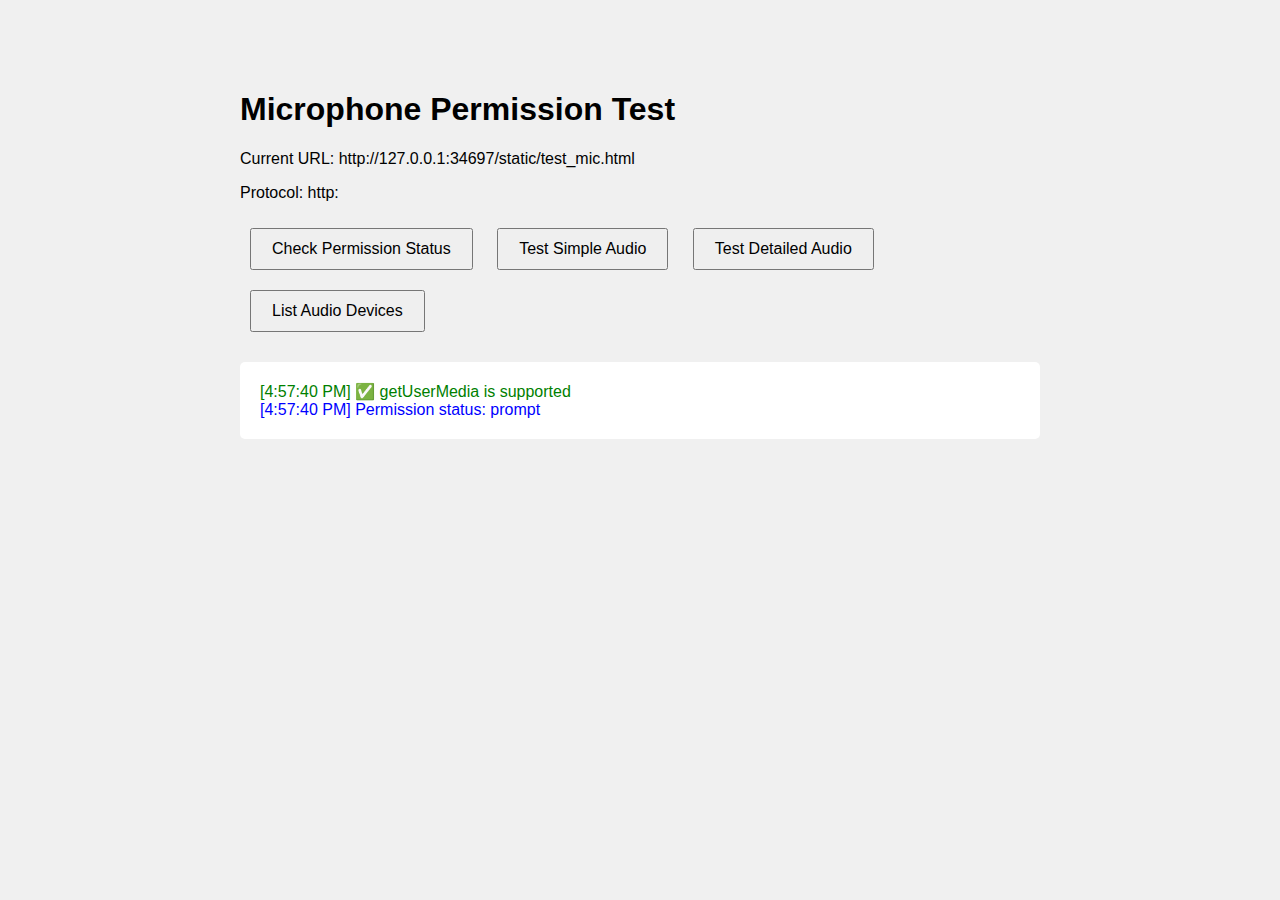
<file: static/test_mic.html>
<!DOCTYPE html>
<html>
<head>
    <title>Microphone Test</title>
    <style>
        body {
            font-family: Arial, sans-serif;
            max-width: 800px;
            margin: 50px auto;
            padding: 20px;
            background: #f0f0f0;
        }
        button {
            padding: 10px 20px;
            margin: 10px;
            font-size: 16px;
            cursor: pointer;
        }
        #status {
            margin: 20px 0;
            padding: 20px;
            background: white;
            border-radius: 5px;
            white-space: pre-wrap;
        }
        .success { color: green; }
        .error { color: red; }
        .info { color: blue; }
    </style>
</head>
<body>
    <h1>Microphone Permission Test</h1>
    <p>Current URL: <span id="url"></span></p>
    <p>Protocol: <span id="protocol"></span></p>
    
    <button onclick="checkPermission()">Check Permission Status</button>
    <button onclick="testSimpleAudio()">Test Simple Audio</button>
    <button onclick="testDetailedAudio()">Test Detailed Audio</button>
    <button onclick="listDevices()">List Audio Devices</button>
    
    <div id="status"></div>
    
    <script>
        // Display current URL info
        document.getElementById('url').textContent = window.location.href;
        document.getElementById('protocol').textContent = window.location.protocol;
        
        const status = document.getElementById('status');
        
        function log(message, type = 'info') {
            const timestamp = new Date().toLocaleTimeString();
            const className = type;
            status.innerHTML += `<div class="${className}">[${timestamp}] ${message}</div>`;
            console.log(`[${type}] ${message}`);
        }
        
        async function checkPermission() {
            try {
                if (!navigator.permissions) {
                    log('navigator.permissions not available', 'error');
                    return;
                }
                
                const result = await navigator.permissions.query({ name: 'microphone' });
                log(`Permission status: ${result.state}`, result.state === 'granted' ? 'success' : 'info');
                
                result.addEventListener('change', () => {
                    log(`Permission changed to: ${result.state}`, 'info');
                });
            } catch (error) {
                log(`Permission check error: ${error.message}`, 'error');
            }
        }
        
        async function testSimpleAudio() {
            try {
                log('Requesting microphone access...', 'info');
                
                const stream = await navigator.mediaDevices.getUserMedia({ audio: true });
                
                log('✅ Success! Microphone access granted', 'success');
                log(`Got ${stream.getAudioTracks().length} audio tracks`, 'success');
                
                // Stop the stream
                stream.getTracks().forEach(track => {
                    track.stop();
                    log(`Stopped track: ${track.label}`, 'info');
                });
                
            } catch (error) {
                log(`❌ Error: ${error.name} - ${error.message}`, 'error');
                
                if (error.name === 'NotAllowedError') {
                    log('User denied permission or browser blocked access', 'error');
                } else if (error.name === 'NotFoundError') {
                    log('No microphone found', 'error');
                } else if (error.name === 'NotReadableError') {
                    log('Microphone is already in use', 'error');
                } else if (error.name === 'OverconstrainedError') {
                    log('Constraints cannot be satisfied', 'error');
                }
            }
        }
        
        async function testDetailedAudio() {
            try {
                log('Testing with detailed constraints...', 'info');
                
                const constraints = {
                    audio: {
                        echoCancellation: { ideal: true },
                        noiseSuppression: { ideal: true },
                        autoGainControl: { ideal: true },
                        sampleRate: { ideal: 48000 }
                    }
                };
                
                const stream = await navigator.mediaDevices.getUserMedia(constraints);
                
                log('✅ Success with constraints!', 'success');
                
                const track = stream.getAudioTracks()[0];
                const settings = track.getSettings();
                log(`Settings: ${JSON.stringify(settings, null, 2)}`, 'info');
                
                // Test MediaRecorder
                try {
                    const recorder = new MediaRecorder(stream);
                    log('✅ MediaRecorder created successfully', 'success');
                    log(`Recorder state: ${recorder.state}`, 'info');
                    log(`MIME type: ${recorder.mimeType}`, 'info');
                } catch (recError) {
                    log(`MediaRecorder error: ${recError.message}`, 'error');
                }
                
                // Stop the stream
                stream.getTracks().forEach(track => track.stop());
                
            } catch (error) {
                log(`❌ Detailed test error: ${error.name} - ${error.message}`, 'error');
            }
        }
        
        async function listDevices() {
            try {
                const devices = await navigator.mediaDevices.enumerateDevices();
                
                const audioInputs = devices.filter(device => device.kind === 'audioinput');
                log(`Found ${audioInputs.length} audio input devices:`, 'info');
                
                audioInputs.forEach((device, index) => {
                    log(`  ${index + 1}. ${device.label || 'Unnamed device'} (${device.deviceId})`, 'info');
                });
                
                if (audioInputs.length === 0) {
                    log('⚠️ No audio input devices found!', 'error');
                }
                
            } catch (error) {
                log(`Device enumeration error: ${error.message}`, 'error');
            }
        }
        
        // Check browser compatibility
        if (!navigator.mediaDevices) {
            log('❌ navigator.mediaDevices not supported', 'error');
        } else if (!navigator.mediaDevices.getUserMedia) {
            log('❌ getUserMedia not supported', 'error');
        } else {
            log('✅ getUserMedia is supported', 'success');
        }
        
        // Auto-check permission on load
        checkPermission();
    </script>
</body>
</html>
</file>
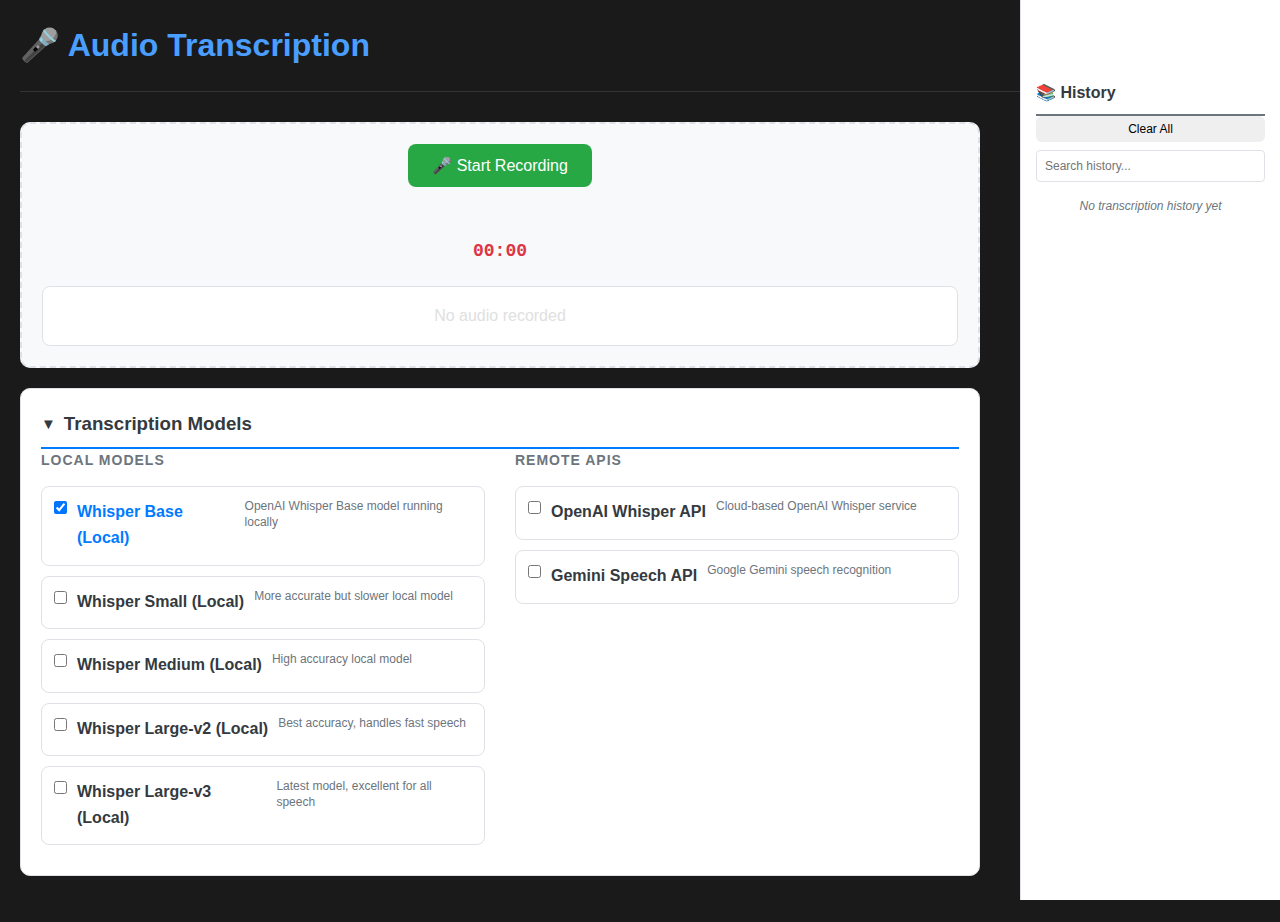
<file: static/transcription.html>
<!DOCTYPE html>
<html lang="en">
<head>
    <meta charset="UTF-8">
    <meta name="viewport" content="width=device-width, initial-scale=1.0">
    <title>Audio Transcription</title>
    <link rel="stylesheet" href="/static/style.css">
    <link rel="stylesheet" href="/static/transcription.css">
</head>
<body>
    <div class="container">
        <header>
            <h1>🎤 Audio Transcription</h1>
            <div class="header-controls">
                <a href="/" class="btn btn-secondary">← Back to Chat</a>
            </div>
        </header>

        <main class="transcription-main">
            <!-- Recording Section -->
            <div class="recording-section">
                <div id="httpsNotice" class="https-notice" style="display: none;">
                    <p><strong>⚠️ HTTPS Required:</strong> Microphone access requires a secure connection. Please:</p>
                    <ul>
                        <li>Run the server with <code>--https</code> flag, or</li>
                        <li>Access via <code>https://</code> instead of <code>http://</code></li>
                    </ul>
                </div>
                <div class="recording-controls">
                    <button id="recordBtn" class="btn btn-record">🎤 Start Recording</button>
                    <button id="cancelBtn" class="btn btn-secondary" style="display: none;">✖️ Cancel</button>
                    <button id="confirmBtn" class="btn btn-primary" style="display: none;">✅ Confirm & Transcribe</button>
                    <div id="recordingStatus" class="recording-status"></div>
                    <div id="recordingTime" class="recording-time">00:00</div>
                </div>
                
                <div id="audioPreview" class="audio-preview">
                    <p>No audio recorded</p>
                </div>
            </div>

            <!-- Model Selection Section -->
            <div class="model-selection">
                <h3 class="collapsible-header" onclick="toggleModelSelection()">
                    <span class="toggle-icon">▼</span> Transcription Models
                </h3>
                <div class="model-options collapsible-content" id="modelOptions">
                    <div class="model-group">
                        <h4>Local Models</h4>
                        <label class="model-option">
                            <input type="checkbox" name="transcription-model" value="whisper-base" checked>
                            <span class="model-name">Whisper Base (Local)</span>
                            <span class="model-desc">OpenAI Whisper Base model running locally</span>
                        </label>
                        <label class="model-option">
                            <input type="checkbox" name="transcription-model" value="whisper-small">
                            <span class="model-name">Whisper Small (Local)</span>
                            <span class="model-desc">More accurate but slower local model</span>
                        </label>
                        <label class="model-option">
                            <input type="checkbox" name="transcription-model" value="whisper-medium">
                            <span class="model-name">Whisper Medium (Local)</span>
                            <span class="model-desc">High accuracy local model</span>
                        </label>
                        <label class="model-option">
                            <input type="checkbox" name="transcription-model" value="whisper-large-v2">
                            <span class="model-name">Whisper Large-v2 (Local)</span>
                            <span class="model-desc">Best accuracy, handles fast speech</span>
                        </label>
                        <label class="model-option">
                            <input type="checkbox" name="transcription-model" value="whisper-large-v3">
                            <span class="model-name">Whisper Large-v3 (Local)</span>
                            <span class="model-desc">Latest model, excellent for all speech</span>
                        </label>
                    </div>
                    
                    <div class="model-group">
                        <h4>Remote APIs</h4>
                        <label class="model-option">
                            <input type="checkbox" name="transcription-model" value="openai-whisper">
                            <span class="model-name">OpenAI Whisper API</span>
                            <span class="model-desc">Cloud-based OpenAI Whisper service</span>
                        </label>
                        <label class="model-option">
                            <input type="checkbox" name="transcription-model" value="gemini-speech">
                            <span class="model-name">Gemini Speech API</span>
                            <span class="model-desc">Google Gemini speech recognition</span>
                        </label>
                    </div>
                </div>
            </div>

            <!-- Results Section -->
            <div id="resultsSection" class="results-section" style="display: none;">
                <h3>Transcription Results</h3>
                <div id="transcriptionResults" class="transcription-results"></div>
            </div>
        </main>

        <!-- History Sidebar -->
        <aside class="history-sidebar">
            <h3>📚 History</h3>
            <div class="history-controls">
                <button id="clearHistoryBtn" class="btn btn-danger btn-small">Clear All</button>
                <input type="text" id="historySearch" placeholder="Search history..." class="search-input">
            </div>
            <div id="historyList" class="history-list">
                <p class="no-history">No transcription history yet</p>
            </div>
        </aside>
    </div>

    <script src="/static/transcription.js"></script>
</body>
</html>
</file>
<file: static/transcription.css>
/* Transcription Page Specific Styles */

.transcription-main {
    display: flex;
    flex-direction: column;
    gap: 20px;
    margin-bottom: 20px;
    max-width: calc(100% - 280px); /* Leave space for sidebar */
}

.recording-section {
    background: #f8f9fa;
    padding: 20px;
    border-radius: 10px;
    border: 2px dashed #dee2e6;
    text-align: center;
}

.https-notice {
    background: #fff3cd;
    border: 1px solid #ffeaa7;
    border-radius: 8px;
    padding: 15px;
    margin-bottom: 20px;
    text-align: left;
    color: #856404;
}

.https-notice code {
    background: #f8f9fa;
    padding: 2px 6px;
    border-radius: 3px;
    font-family: 'Courier New', monospace;
    color: #e83e8c;
}

.recording-controls {
    display: flex;
    flex-direction: column;
    align-items: center;
    gap: 15px;
    margin-bottom: 20px;
}

.recording-controls .btn {
    padding: 12px 24px;
    font-size: 16px;
    border-radius: 8px;
    border: none;
    cursor: pointer;
    transition: all 0.3s ease;
    min-width: 180px;
}

.btn-record {
    background: #28a745;
    color: white;
}

.btn-record:hover {
    background: #218838;
    transform: translateY(-2px);
}

.btn-record:active {
    background: #1e7e34;
}

.recording-status {
    font-weight: bold;
    padding: 8px 16px;
    border-radius: 20px;
    min-height: 20px;
}

.recording-status.recording {
    background: #dc3545;
    color: white;
    animation: pulse 1.5s infinite;
}

.recording-status.completed {
    background: #28a745;
    color: white;
}

@keyframes pulse {
    0% { opacity: 1; }
    50% { opacity: 0.7; }
    100% { opacity: 1; }
}

.recording-time {
    font-size: 18px;
    font-weight: bold;
    color: #dc3545;
    font-family: 'Courier New', monospace;
}

.audio-preview {
    background: white;
    padding: 15px;
    border-radius: 8px;
    border: 1px solid #dee2e6;
    min-height: 60px;
    display: flex;
    flex-direction: column;
    align-items: center;
    justify-content: center;
}

.audio-preview audio {
    margin: 10px 0;
}

.model-selection {
    background: white;
    padding: 20px;
    border-radius: 10px;
    border: 1px solid #dee2e6;
}

.model-selection h3 {
    margin-top: 0;
    color: #343a40;
    border-bottom: 2px solid #007bff;
    padding-bottom: 8px;
}

/* Collapsible functionality */
.collapsible-header {
    cursor: pointer;
    user-select: none;
    transition: all 0.3s ease;
    display: flex;
    align-items: center;
    gap: 8px;
}

.collapsible-header:hover {
    color: #007bff;
}

.toggle-icon {
    font-size: 0.8em;
    transition: transform 0.3s ease;
    display: inline-block;
}

.toggle-icon.collapsed {
    transform: rotate(-90deg);
}

.collapsible-content {
    overflow: hidden;
    transition: max-height 0.3s ease, opacity 0.3s ease;
    max-height: 1000px;
    opacity: 1;
}

.collapsible-content.collapsed {
    max-height: 0;
    opacity: 0;
    margin-top: 0;
    padding-top: 0;
}

.model-options {
    display: flex;
    gap: 30px;
    flex-wrap: wrap;
}

.model-group {
    flex: 1;
    min-width: 300px;
}

.model-group h4 {
    color: #6c757d;
    margin-bottom: 15px;
    font-size: 14px;
    text-transform: uppercase;
    letter-spacing: 1px;
}

.model-option {
    display: flex;
    align-items: flex-start;
    gap: 10px;
    padding: 12px;
    border: 1px solid #dee2e6;
    border-radius: 8px;
    margin-bottom: 10px;
    cursor: pointer;
    transition: all 0.2s ease;
}

.model-option:hover {
    background: #f8f9fa;
    border-color: #007bff;
}

.model-option input[type="checkbox"] {
    margin-top: 2px;
}

.model-option .model-name {
    font-weight: bold;
    color: #343a40;
    display: block;
    margin-bottom: 2px;
}

.model-option .model-desc {
    font-size: 12px;
    color: #6c757d;
    display: block;
    line-height: 1.3;
}

.model-option input[type="checkbox"]:checked + .model-name {
    color: #007bff;
}

.results-section {
    background: white;
    padding: 20px;
    border-radius: 10px;
    border: 1px solid #dee2e6;
}

.results-section h3 {
    margin-top: 0;
    color: #343a40;
    border-bottom: 2px solid #28a745;
    padding-bottom: 8px;
}

.transcription-results {
    display: flex;
    flex-direction: column;
    gap: 15px;
}

.transcription-result {
    border: 1px solid #dee2e6;
    border-radius: 8px;
    padding: 15px;
    background: #f8f9fa;
}

.result-header {
    display: flex;
    justify-content: space-between;
    align-items: center;
    margin-bottom: 10px;
    padding-bottom: 8px;
    border-bottom: 1px solid #dee2e6;
}

.result-model {
    font-weight: bold;
    color: #007bff;
}

.result-time {
    font-size: 12px;
    color: #6c757d;
}

.result-status {
    padding: 2px 8px;
    border-radius: 12px;
    font-size: 11px;
    font-weight: bold;
}

.result-status.success {
    background: #d4edda;
    color: #155724;
}

.result-status.error {
    background: #f8d7da;
    color: #721c24;
}

.result-status.loading {
    background: #fff3cd;
    color: #856404;
}

.result-text {
    background: white;
    padding: 12px;
    border-radius: 6px;
    border: 1px solid #dee2e6;
    font-family: 'Segoe UI', Tahoma, Geneva, Verdana, sans-serif;
    line-height: 1.5;
    margin-bottom: 10px;
}

.result-actions {
    display: flex;
    gap: 8px;
}

.btn-copy {
    background: #6c757d;
    color: white;
    border: none;
    padding: 6px 12px;
    border-radius: 4px;
    font-size: 12px;
    cursor: pointer;
    transition: background 0.2s ease;
}

.btn-copy:hover {
    background: #5a6268;
}

.btn-copy.copied {
    background: #28a745;
}

/* History Sidebar */
.history-sidebar {
    position: fixed;
    right: 0;
    top: 0;
    height: 100vh;
    width: 260px;
    background: white;
    border-left: 1px solid #dee2e6;
    padding: 80px 15px 15px 15px;
    overflow-y: auto;
    z-index: 100;
}

.history-sidebar h3 {
    margin-top: 0;
    color: #343a40;
    border-bottom: 2px solid #6c757d;
    padding-bottom: 8px;
    font-size: 16px;
}

.history-controls {
    display: flex;
    flex-direction: column;
    gap: 8px;
    margin-bottom: 15px;
}

.btn-small {
    padding: 6px 12px;
    font-size: 12px;
}

.search-input {
    padding: 8px;
    border: 1px solid #dee2e6;
    border-radius: 4px;
    font-size: 12px;
}

.history-list {
    display: flex;
    flex-direction: column;
    gap: 10px;
}

.history-item {
    background: #f8f9fa;
    border: 1px solid #dee2e6;
    border-radius: 6px;
    padding: 10px;
    cursor: pointer;
    transition: all 0.2s ease;
}

.history-item:hover {
    background: #e9ecef;
    border-color: #007bff;
}

.history-item-date {
    font-size: 10px;
    color: #6c757d;
    margin-bottom: 4px;
}

.history-item-preview {
    font-size: 12px;
    color: #343a40;
    line-height: 1.3;
    overflow: hidden;
    display: -webkit-box;
    -webkit-line-clamp: 2;
    -webkit-box-orient: vertical;
}

.no-history {
    text-align: center;
    color: #6c757d;
    font-style: italic;
    font-size: 12px;
}

/* Responsive Design */
@media (max-width: 768px) {
    .transcription-main {
        max-width: 100%;
        margin-right: 0;
    }
    
    .history-sidebar {
        position: relative;
        width: 100%;
        height: auto;
        padding: 15px;
        order: 2;
    }
    
    .model-options {
        flex-direction: column;
    }
    
    .model-group {
        min-width: 100%;
    }
}

/* Loading indicator */
.loading-indicator {
    display: inline-block;
    width: 16px;
    height: 16px;
    border: 2px solid #f3f3f3;
    border-top: 2px solid #007bff;
    border-radius: 50%;
    animation: spin 1s linear infinite;
}

@keyframes spin {
    0% { transform: rotate(0deg); }
    100% { transform: rotate(360deg); }
}
</file>
<file: static/style.css>
/* Reset and base styles */
* {
    margin: 0;
    padding: 0;
    box-sizing: border-box;
}

body {
    font-family: -apple-system, BlinkMacSystemFont, 'Segoe UI', Roboto, sans-serif;
    background-color: #1a1a1a;
    color: #e0e0e0;
    line-height: 1.6;
}

/* Container and layout */
.container {
    max-width: 1400px;
    margin: 0 auto;
    padding: 20px;
}

header {
    display: flex;
    justify-content: space-between;
    align-items: center;
    margin-bottom: 30px;
    padding-bottom: 20px;
    border-bottom: 1px solid #333;
}

h1 {
    font-size: 2rem;
    color: #4a9eff;
}

.header-controls {
    display: flex;
    gap: 10px;
    align-items: center;
}

main {
    display: grid;
    grid-template-columns: 1fr 300px;
    gap: 20px;
    height: calc(100vh - 140px);
}

/* Chat container */
.chat-container {
    display: flex;
    flex-direction: column;
    background-color: #252525;
    border-radius: 10px;
    overflow: hidden;
}

.chat-history {
    flex: 1;
    overflow-y: auto;
    padding: 20px;
    display: flex;
    flex-direction: column;
    gap: 15px;
}

/* Messages */
.message {
    padding: 12px 16px;
    border-radius: 8px;
    max-width: 80%;
    word-wrap: break-word;
}

.message.user {
    background-color: #4a9eff;
    color: white;
    align-self: flex-end;
}

.message.assistant {
    background-color: #333;
    color: #e0e0e0;
    align-self: flex-start;
}

.message.system {
    background-color: #2a2a2a;
    color: #888;
    align-self: center;
    text-align: center;
    font-size: 0.9rem;
}

.message pre {
    background-color: #1a1a1a;
    padding: 10px;
    border-radius: 4px;
    overflow-x: auto;
    margin-top: 8px;
}

.message code {
    background-color: #1a1a1a;
    padding: 2px 4px;
    border-radius: 3px;
    font-family: 'Consolas', 'Monaco', monospace;
}

/* Input container */
.input-container {
    padding: 20px;
    background-color: #2a2a2a;
    border-top: 1px solid #333;
}

.input-row {
    display: flex;
    gap: 10px;
    margin-bottom: 15px;
}

.chat-input {
    flex: 1;
    padding: 12px;
    background-color: #333;
    border: 1px solid #444;
    border-radius: 6px;
    color: #e0e0e0;
    font-size: 1rem;
}

.chat-input:focus {
    outline: none;
    border-color: #4a9eff;
}

/* Buttons */
.btn {
    padding: 10px 20px;
    border: none;
    border-radius: 6px;
    font-size: 1rem;
    cursor: pointer;
    transition: all 0.3s ease;
}

.btn-primary {
    background-color: #4a9eff;
    color: white;
}

.btn-primary:hover {
    background-color: #357abd;
}

.btn-send {
    background-color: #28a745;
    color: white;
}

.btn-send:hover {
    background-color: #218838;
}

.btn-secondary {
    background-color: #6c757d;
    color: white;
}

.btn-secondary:hover {
    background-color: #5a6268;
}

/* Input options */
.input-options {
    display: flex;
    gap: 20px;
    align-items: center;
    flex-wrap: wrap;
}

.file-upload {
    cursor: pointer;
}

.slider-container {
    display: flex;
    align-items: center;
    gap: 10px;
}

.slider-container label {
    font-size: 0.9rem;
    color: #aaa;
}

.slider-container input[type="range"] {
    width: 100px;
}

/* Info panel */
.info-panel {
    background-color: #252525;
    border-radius: 10px;
    padding: 20px;
    overflow-y: auto;
}

.info-panel h3 {
    color: #4a9eff;
    margin-bottom: 10px;
    font-size: 1.1rem;
}

.model-info, .metrics {
    margin-bottom: 20px;
}

.model-info p, .metrics p {
    margin: 5px 0;
    font-size: 0.9rem;
    color: #ccc;
}

.metrics span {
    color: #4a9eff;
    font-weight: bold;
}

/* Image preview */
.image-preview {
    background-color: #1a1a1a;
    border-radius: 6px;
    padding: 10px;
    text-align: center;
}

.image-preview img {
    max-width: 100%;
    max-height: 200px;
    border-radius: 4px;
    margin-top: 10px;
}

/* Model select */
.model-select {
    padding: 8px 12px;
    background-color: #333;
    border: 1px solid #444;
    border-radius: 6px;
    color: #e0e0e0;
    font-size: 1rem;
    cursor: pointer;
}

.model-select:focus {
    outline: none;
    border-color: #4a9eff;
}

/* Loading state */
.loading {
    opacity: 0.6;
    pointer-events: none;
}

.typing-indicator {
    display: inline-block;
    margin-left: 5px;
}

.typing-indicator::after {
    content: '...';
    animation: typing 1.5s infinite;
}

@keyframes typing {
    0% { content: '.'; }
    33% { content: '..'; }
    66% { content: '...'; }
}

/* Scrollbar styling */
::-webkit-scrollbar {
    width: 8px;
}

::-webkit-scrollbar-track {
    background: #1a1a1a;
}

::-webkit-scrollbar-thumb {
    background: #444;
    border-radius: 4px;
}

::-webkit-scrollbar-thumb:hover {
    background: #555;
}

/* Responsive design */
@media (max-width: 768px) {
    main {
        grid-template-columns: 1fr;
        height: auto;
    }
    
    .info-panel {
        display: none;
    }
    
    .message {
        max-width: 90%;
    }
}
</file>
